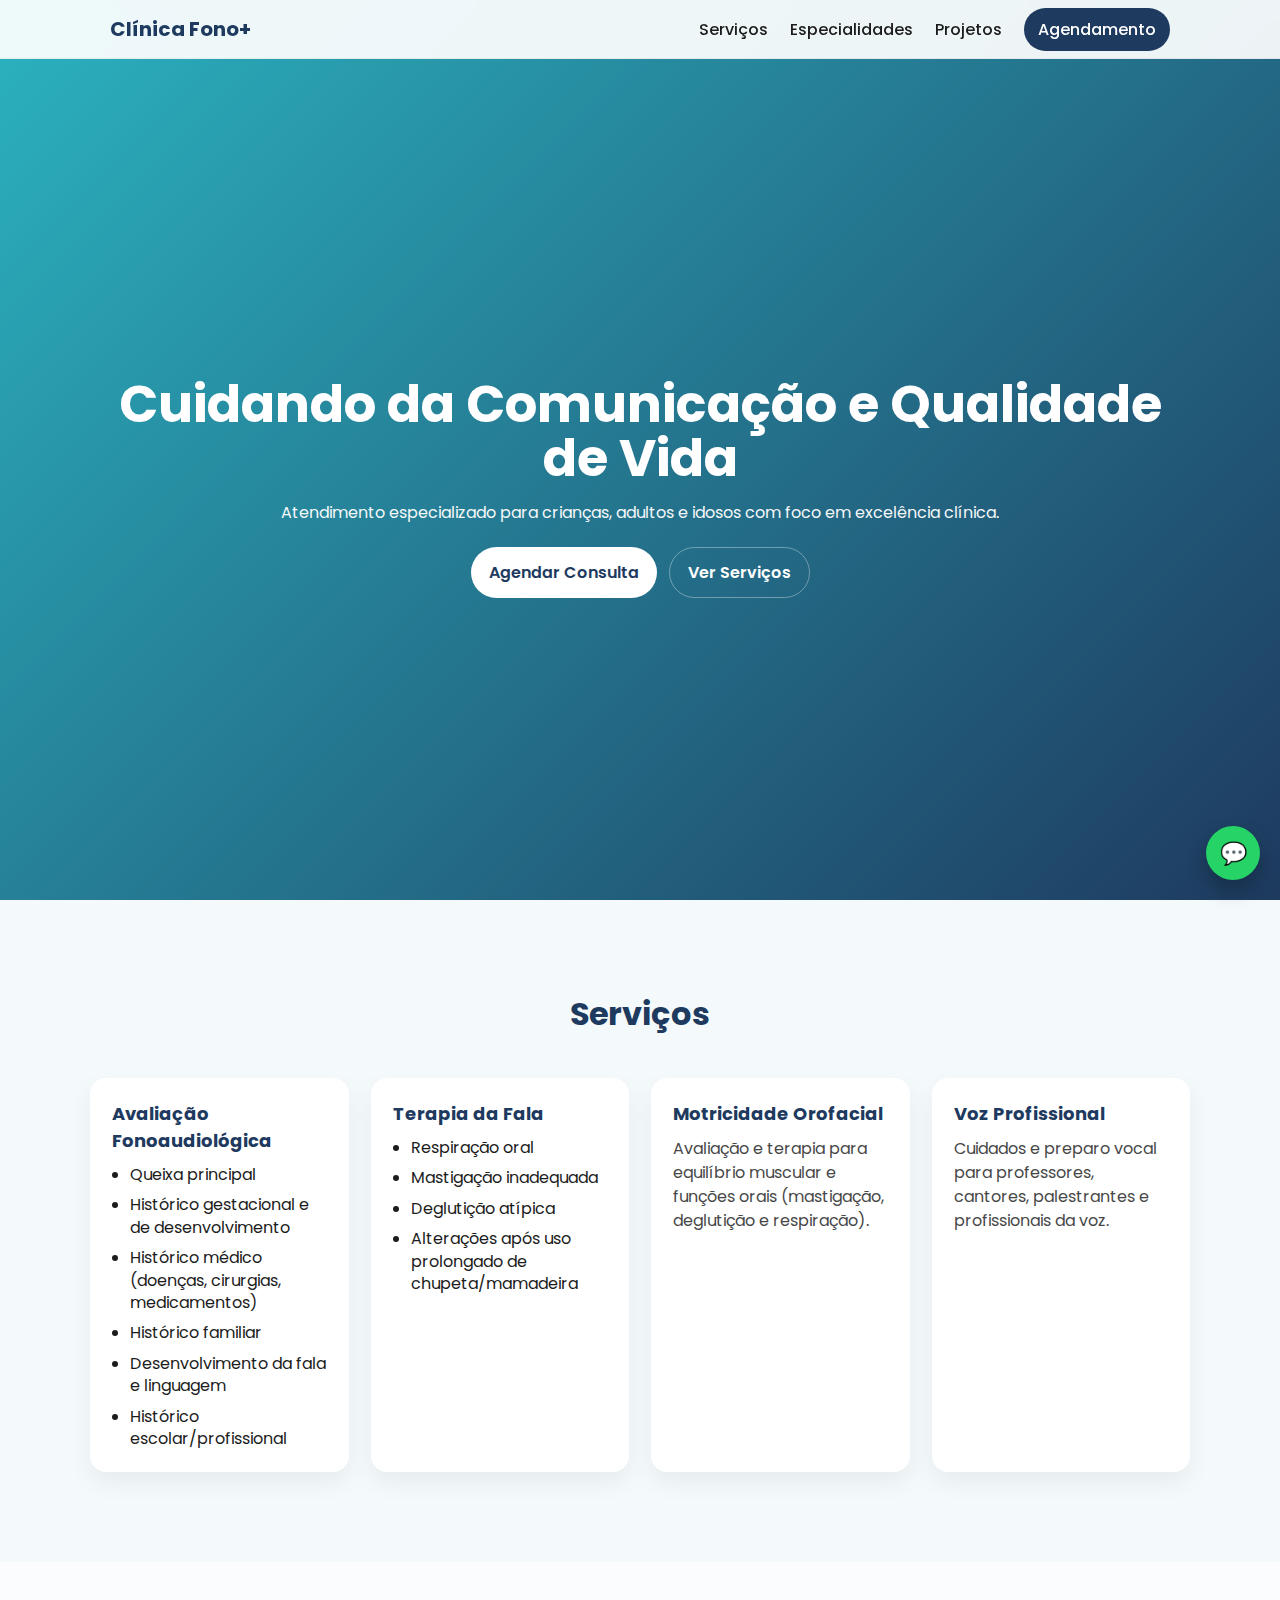
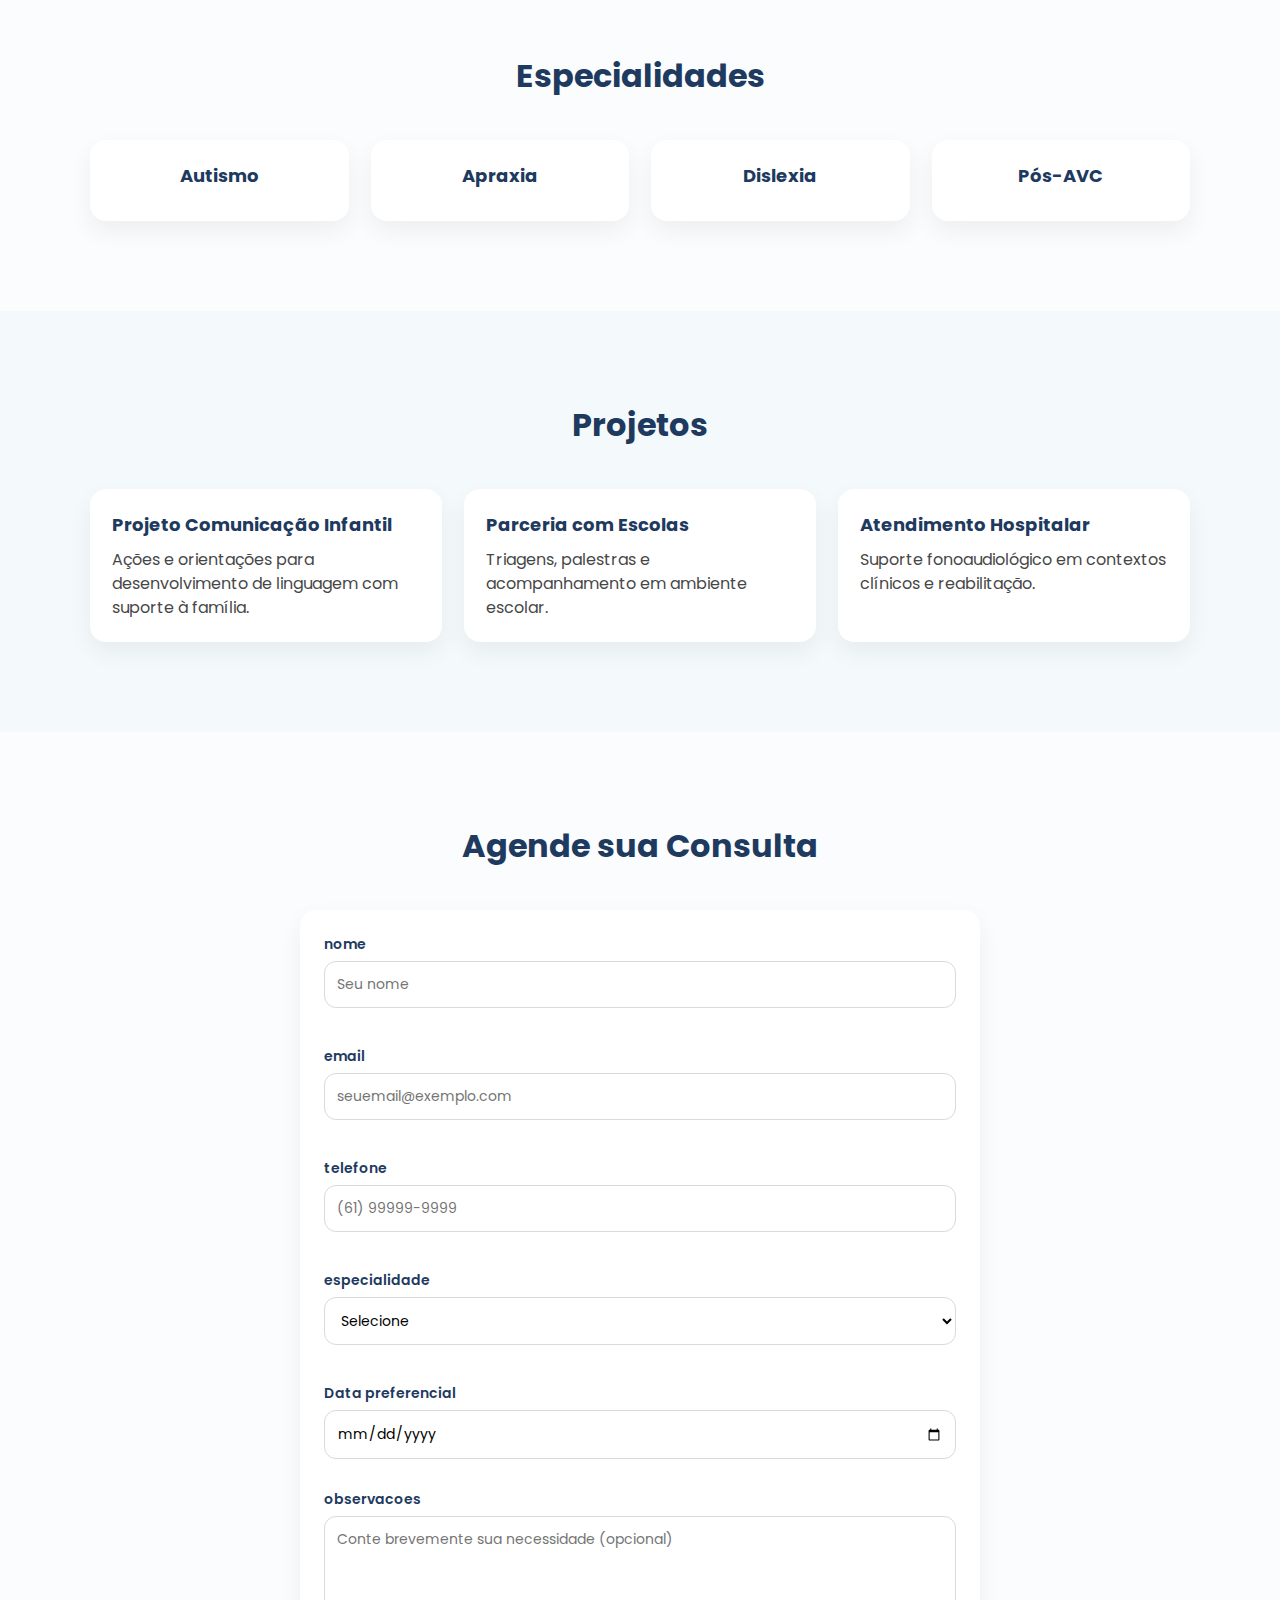
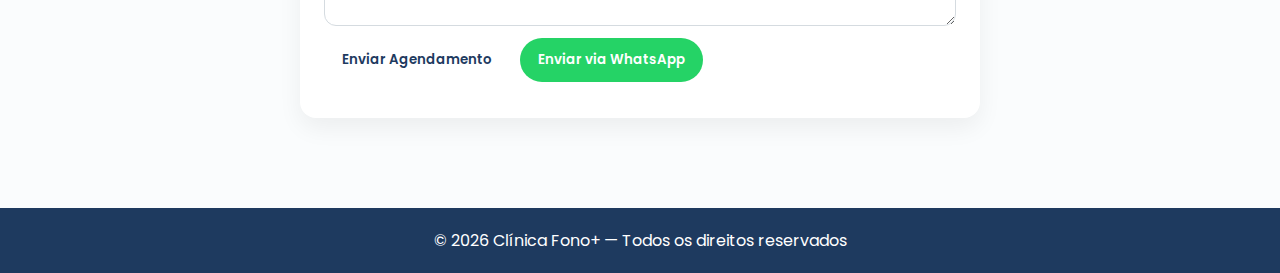
<file: index.html>
<!DOCTYPE html>
<html lang="pt-br">
<head>
  <meta charset="UTF-8" />
  <meta name="viewport" content="width=device-width, initial-scale=1.0" />
  <title>Clínica de Fonoaudiologia | Fono+</title>

  <link rel="preconnect" href="https://fonts.googleapis.com">
  <link rel="preconnect" href="https://fonts.gstatic.com" crossorigin>
  <link href="https://fonts.googleapis.com/css2?family=Poppins:wght@300;400;600;700&display=swap" rel="stylesheet">

  <link rel="stylesheet" href="styles.css" />
</head>

<body>
  <a class="skip-link" href="#conteudo">Pular para o conteúdo</a>

  <header class="site-header">
    <nav class="nav">
      <div class="nav__brand">
        <a class="logo" href="#topo" aria-label="Ir para o início">Clínica Fono+</a>
      </div>

      <button class="nav__toggle" id="navToggle" aria-label="Abrir menu" aria-expanded="false" aria-controls="navMenu">
        <span class="nav__toggle-line"></span>
        <span class="nav__toggle-line"></span>
        <span class="nav__toggle-line"></span>
      </button>

      <ul class="nav__menu" id="navMenu">
        <li><a class="nav__link" href="#servicos">Serviços</a></li>
        <li><a class="nav__link" href="#especialidades">Especialidades</a></li>
        <li><a class="nav__link" href="#projetos">Projetos</a></li>
        <li><a class="nav__link nav__link--cta" href="#agendamento">Agendamento</a></li>
      </ul>
    </nav>
  </header>

  <main id="conteudo">
    <section id="topo" class="hero">
      <div class="container hero__content">
        <h1>Cuidando da Comunicação e Qualidade de Vida</h1>
        <p>Atendimento especializado para crianças, adultos e idosos com foco em excelência clínica.</p>

        <div class="hero__actions">
          <a class="btn btn--primary" href="#agendamento" data-scroll>Agendar Consulta</a>
          <a class="btn btn--ghost" href="#servicos" data-scroll>Ver Serviços</a>
        </div>
      </div>
    </section>

    <section id="servicos" class="section">
      <div class="container">
        <h2 class="section-title">Serviços</h2>

        <div class="grid">
          <article class="card">
            <h3 class="card__title">Avaliação Fonoaudiológica</h3>
            <ul class="list">
              <li>Queixa principal</li>
              <li>Histórico gestacional e de desenvolvimento</li>
              <li>Histórico médico (doenças, cirurgias, medicamentos)</li>
              <li>Histórico familiar</li>
              <li>Desenvolvimento da fala e linguagem</li>
              <li>Histórico escolar/profissional</li>
            </ul>
          </article>

          <article class="card">
            <h3 class="card__title">Terapia da Fala</h3>
            <ul class="list">
              <li>Respiração oral</li>
              <li>Mastigação inadequada</li>
              <li>Deglutição atípica</li>
              <li>Alterações após uso prolongado de chupeta/mamadeira</li>
            </ul>
          </article>

          <article class="card">
            <h3 class="card__title">Motricidade Orofacial</h3>
            <p class="card__text">Avaliação e terapia para equilíbrio muscular e funções orais (mastigação, deglutição e respiração).</p>
          </article>

          <article class="card">
            <h3 class="card__title">Voz Profissional</h3>
            <p class="card__text">Cuidados e preparo vocal para professores, cantores, palestrantes e profissionais da voz.</p>
          </article>
        </div>
      </div>
    </section>

    <section id="especialidades" class="section section--alt">
      <div class="container">
        <h2 class="section-title">Especialidades</h2>

        <div class="grid">
          <article class="card card--mini"><h3 class="card__title">Autismo</h3></article>
          <article class="card card--mini"><h3 class="card__title">Apraxia</h3></article>
          <article class="card card--mini"><h3 class="card__title">Dislexia</h3></article>
          <article class="card card--mini"><h3 class="card__title">Pós-AVC</h3></article>
        </div>
      </div>
    </section>

    <section id="projetos" class="section">
      <div class="container">
        <h2 class="section-title">Projetos</h2>

        <div class="grid">
          <article class="card">
            <h3 class="card__title">Projeto Comunicação Infantil</h3>
            <p class="card__text">Ações e orientações para desenvolvimento de linguagem com suporte à família.</p>
          </article>

          <article class="card">
            <h3 class="card__title">Parceria com Escolas</h3>
            <p class="card__text">Triagens, palestras e acompanhamento em ambiente escolar.</p>
          </article>

          <article class="card">
            <h3 class="card__title">Atendimento Hospitalar</h3>
            <p class="card__text">Suporte fonoaudiológico em contextos clínicos e reabilitação.</p>
          </article>
        </div>
      </div>
    </section>

    <section id="agendamento" class="section section--alt">
      <div class="container">
        <h2 class="section-title">Agende sua Consulta</h2>

        <form id="formAgendamento" class="form" novalidate>
          <div class="form__row">
            <label for="nome">nome</label>
            <input type="text" id="nome" name="nome" placeholder="Seu nome" autocomplete="name" required minlength="3" />
            <small class="error" data-error-for="nome"></small>
          </div>

          <div class="form__row">
            <label for="email">email</label>
            <input type="email" id="email" name="email" placeholder="seuemail@exemplo.com" autocomplete="email" required />
            <small class="error" data-error-for="email"></small>
          </div>

          <div class="form__row">
            <label for="telefone">telefone</label>
            <input
              type="tel"
              id="telefone"
              name="telefone"
              placeholder="(61) 99999-9999"
              autocomplete="tel"
              inputmode="tel"
              required
            />
            <small class="error" data-error-for="telefone"></small>
          </div>

          <div class="form__row">
            <label for="especialidade">especialidade</label>
            <select id="especialidade" name="especialidade" required>
              <option value="">Selecione</option>
              <option value="Infantil">Infantil</option>
              <option value="Adulto">Adulto</option>
              <option value="Voz">Voz</option>
              <option value="Motricidade Orofacial">Motricidade Orofacial</option>
            </select>
            <small class="error" data-error-for="especialidade"></small>
          </div>
          <div class="form__row">
            <label for="data">Data preferencial</label>
            <input type="date" id="data" name="data" required />
            <small class="error" data-error-for="data"></small>

          <div class="form__row">
            <label for="observacoes">observacoes</label>
            <textarea id="observacoes" name="observacoes" placeholder="Conte brevemente sua necessidade (opcional)" rows="4"></textarea>
          </div>

          <div class="form__actions">
            <button type="submit" class="btn btn--primary">Enviar Agendamento</button>
            <button type="button" id="btnWhats" class="btn btn--whats" title="Enviar pelo WhatsApp">
              Enviar via WhatsApp
            </button>
          </div>

          <p class="form__hint" id="formHint" aria-live="polite"></p>
        </form>
      </div>
    </section>
  </main>

  <footer class="footer">
    <div class="container">
      <p>© 2026 Clínica Fono+ — Todos os direitos reservados</p>
    </div>
  </footer>

  
  <a class="whatsapp-float" id="whatsFloat" href="#" target="_blank" rel="noopener" aria-label="Abrir WhatsApp">
    💬
  </a>

  <script src="script.js"></script>
</body>
</html>
</file>
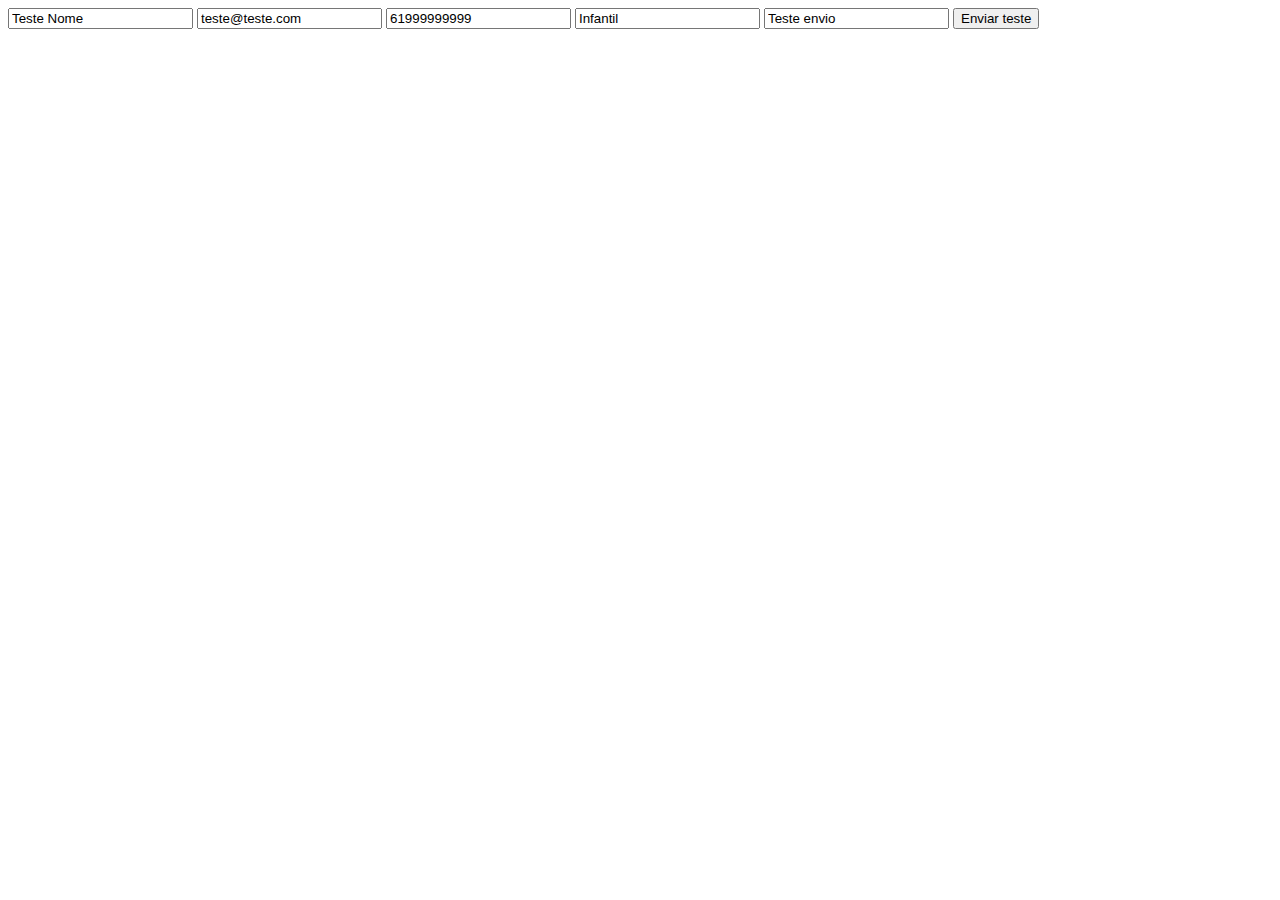
<file: Fono Web/Untitled-1.html>
<!doctype html>
<html lang="pt-br">
<body>
  <form method="POST" action="https://script.google.com/macros/s/AKfycby5KrK6NxkNfKU58fIFlRDVkJL_kdVDJwiTVIBoodPgwdfggGtwAQjTv4NKEDwPEcO9/exec" target="_blank">
    <input name="nome" value="Teste Nome">
    <input name="email" value="teste@teste.com">
    <input name="telefone" value="61999999999">
    <input name="especialidade" value="Infantil">
    <input name="observacoes" value="Teste envio">
    <button type="submit">Enviar teste</button>
  </form>
</body>
</html>
</file>
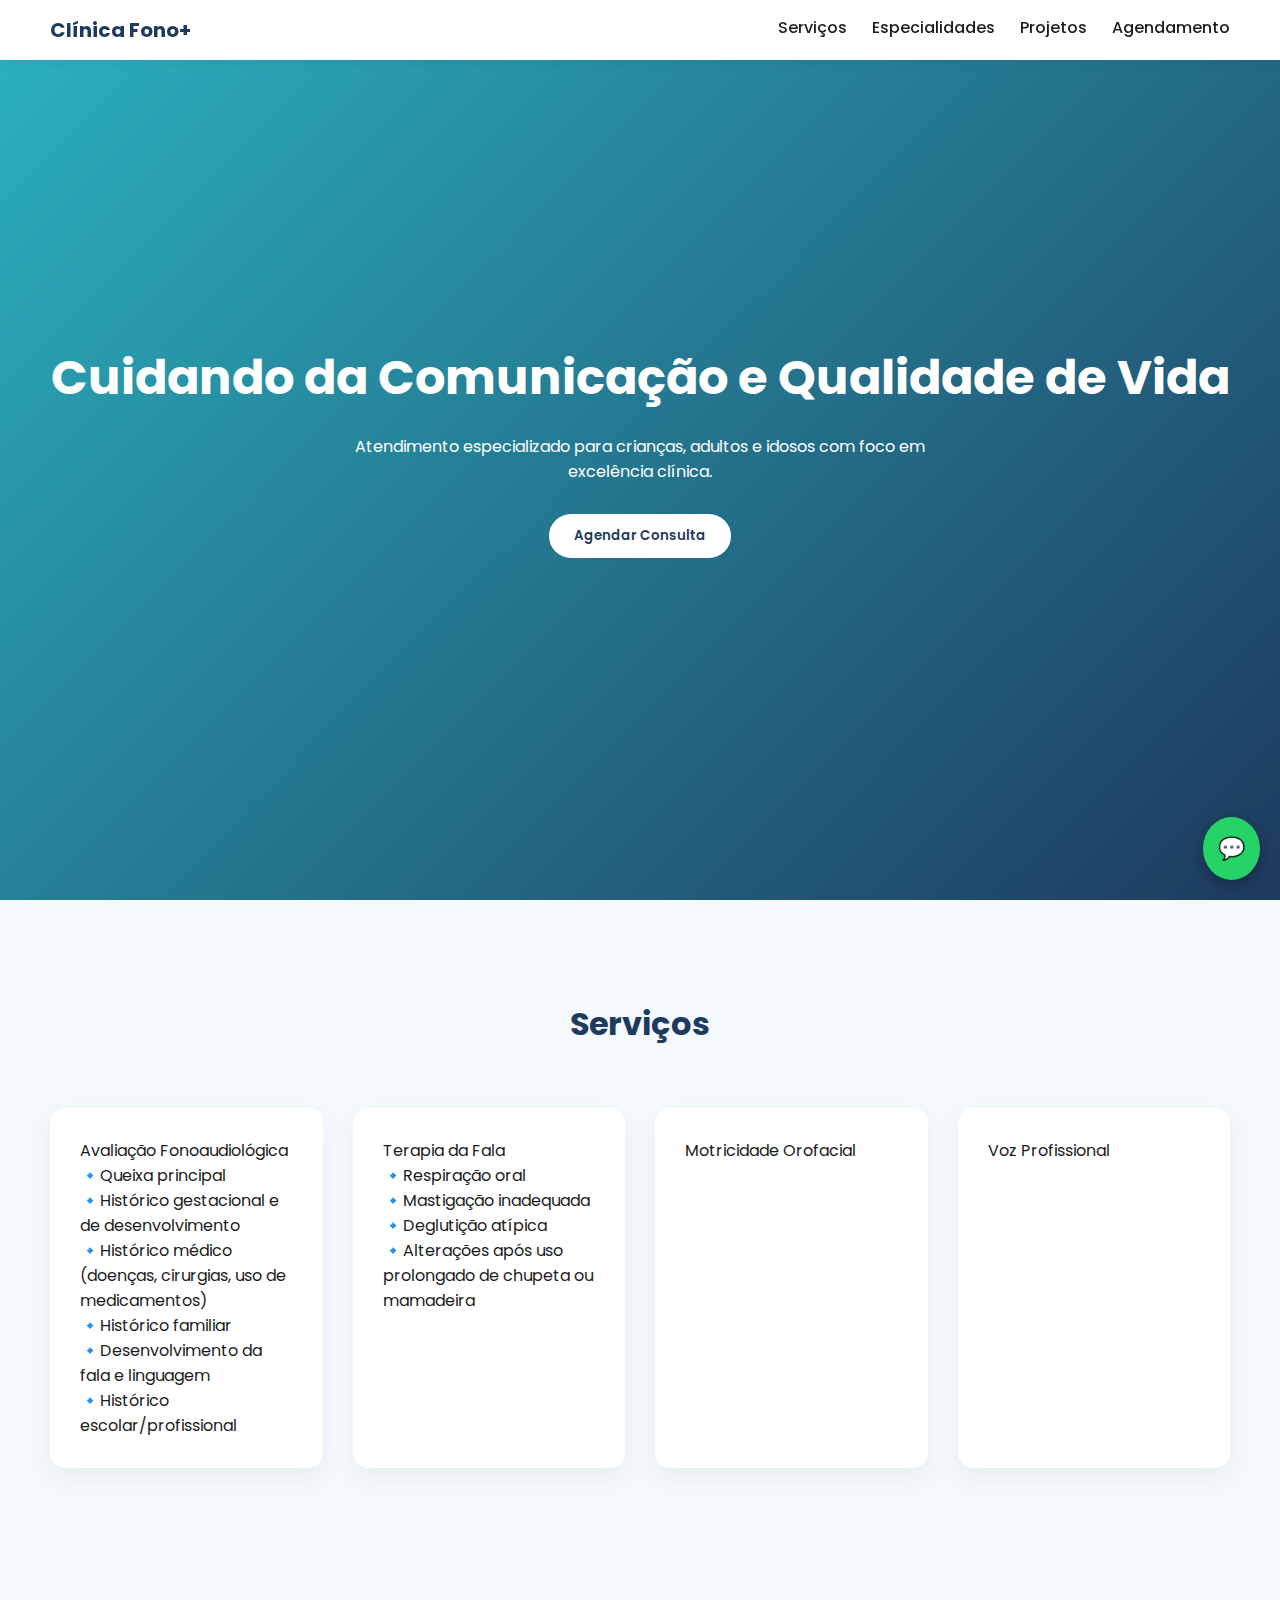
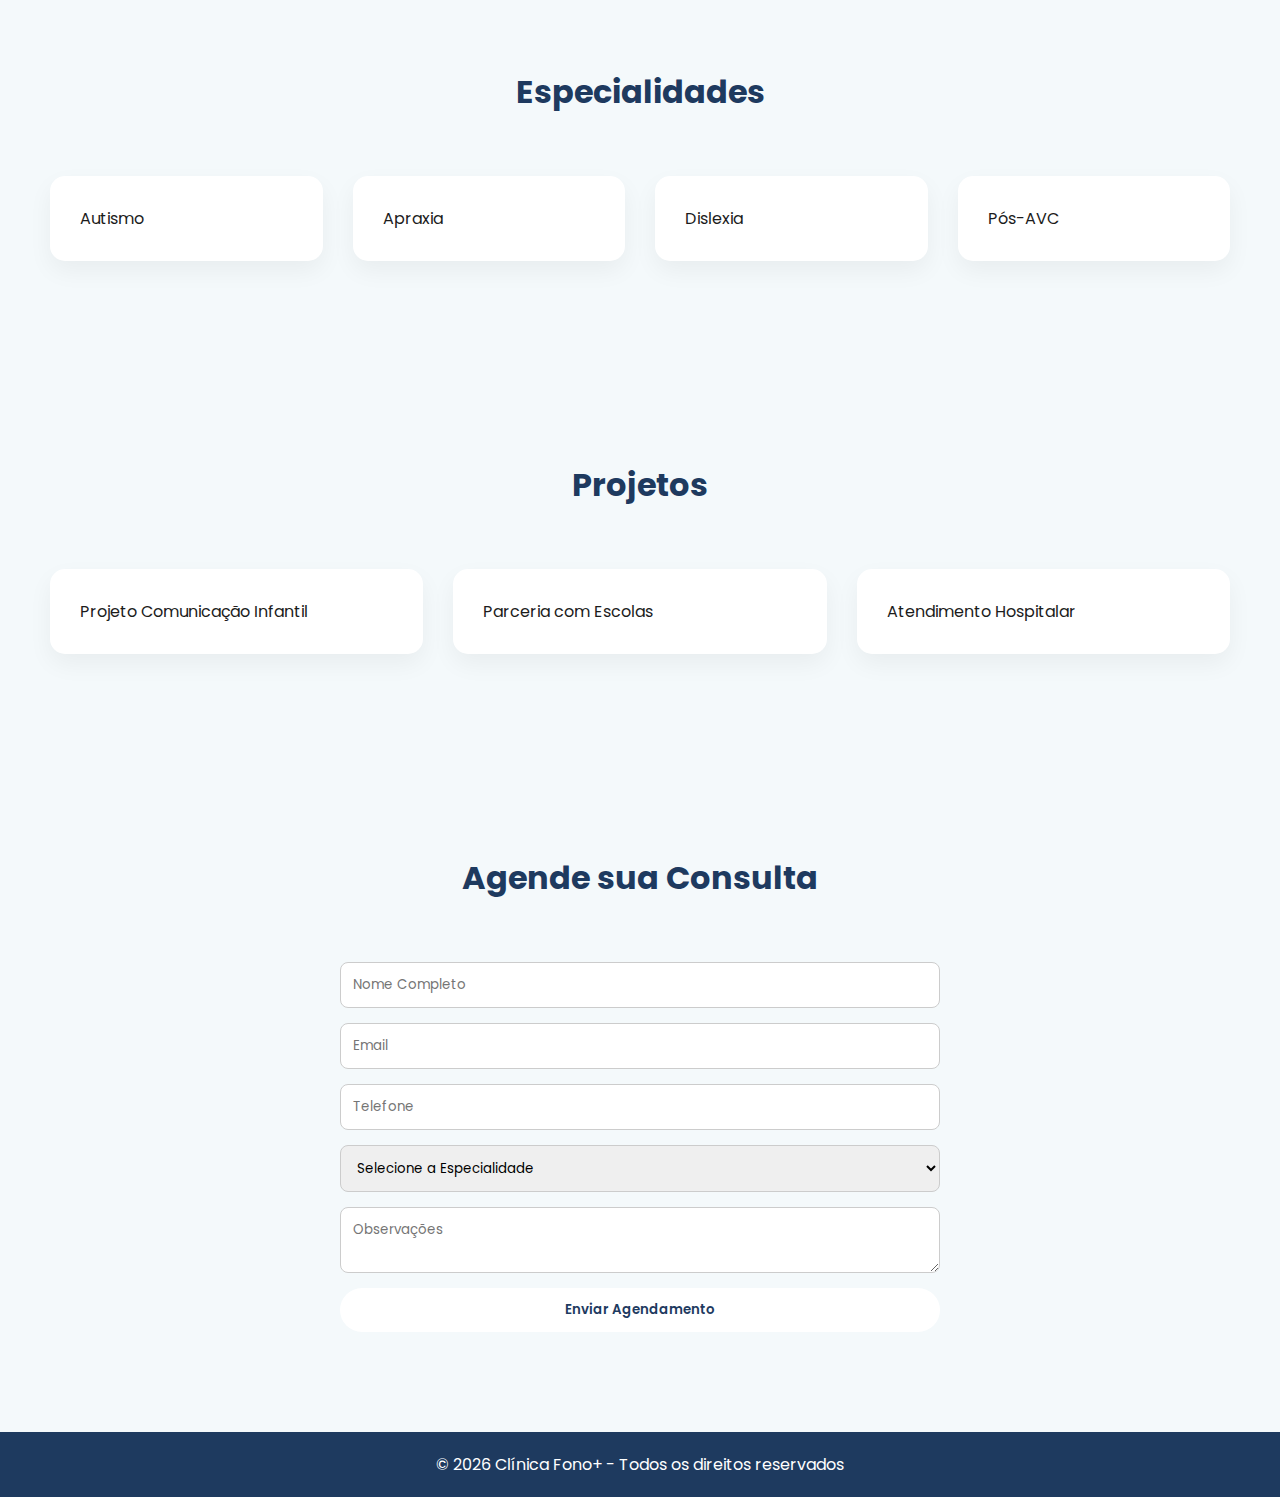
<file: Fonosite/sitefono.html>
<!DOCTYPE html>
<html lang="pt-br">
<head>
<meta charset="UTF-8">
<meta name="viewport" content="width=device-width, initial-scale=1.0">
<title>Clínica de Fonoaudiologia</title>
<link href="https://fonts.googleapis.com/css2?family=Poppins:wght@300;400;600;700&display=swap" rel="stylesheet">

<style>
:root {
    --primary: #2bb3c0;
    --secondary: #1e3a5f;
    --light: #f4f9fb;
    --dark: #1c1c1c;
}

* {
    margin: 0;
    padding: 0;
    box-sizing: border-box;
    font-family: 'Poppins', sans-serif;
    scroll-behavior: smooth;
}

body {
    background: var(--light);
    color: var(--dark);
}

/* NAVBAR */
nav {
    position: fixed;
    width: 100%;
    background: white;
    display: flex;
    justify-content: space-between;
    padding: 15px 50px;
    box-shadow: 0 2px 10px rgba(0,0,0,0.05);
    z-index: 999;
}

nav .logo {
    font-weight: 700;
    color: var(--secondary);
    font-size: 20px;
}

nav ul {
    display: flex;
    list-style: none;
    gap: 25px;
}

nav ul li a {
    text-decoration: none;
    color: var(--dark);
    font-weight: 500;
    transition: 0.3s;
}

nav ul li a:hover {
    color: var(--primary);
}

/* HERO */
.hero {
    height: 100vh;
    background: linear-gradient(135deg, var(--primary), var(--secondary));
    color: white;
    display: flex;
    justify-content: center;
    align-items: center;
    text-align: center;
    flex-direction: column;
    padding: 20px;
}

.hero h1 {
    font-size: 48px;
    margin-bottom: 20px;
    animation: fadeDown 1s ease;
}

.hero p {
    max-width: 600px;
    margin-bottom: 30px;
    animation: fadeUp 1s ease;
}

.btn {
    padding: 12px 25px;
    border-radius: 30px;
    border: none;
    cursor: pointer;
    font-weight: 600;
    transition: 0.3s;
}

.btn-primary {
    background: white;
    color: var(--secondary);
}

.btn-primary:hover {
    background: var(--light);
}

/* SECTIONS */
section {
    padding: 100px 50px;
}

.section-title {
    text-align: center;
    margin-bottom: 60px;
    font-size: 32px;
    color: var(--secondary);
}

.grid {
    display: grid;
    grid-template-columns: repeat(auto-fit, minmax(250px, 1fr));
    gap: 30px;
}

.card {
    background: white;
    padding: 30px;
    border-radius: 15px;
    box-shadow: 0 10px 25px rgba(0,0,0,0.05);
    transition: 0.3s;
}

.card:hover {
    transform: translateY(-5px);
}

/* FORM */
form {
    max-width: 600px;
    margin: auto;
    display: flex;
    flex-direction: column;
    gap: 15px;
}

input, textarea, select {
    padding: 12px;
    border-radius: 8px;
    border: 1px solid #ccc;
}

input:focus, textarea:focus {
    outline: none;
    border-color: var(--primary);
}

footer {
    background: var(--secondary);
    color: white;
    text-align: center;
    padding: 20px;
}

/* WhatsApp */
.whatsapp {
    position: fixed;
    bottom: 20px;
    right: 20px;
    background: #25d366;
    color: white;
    padding: 15px;
    border-radius: 50%;
    font-size: 22px;
    text-decoration: none;
    box-shadow: 0 5px 15px rgba(0,0,0,0.3);
}

/* Animations */
@keyframes fadeDown {
    from { opacity: 0; transform: translateY(-20px); }
    to { opacity: 1; transform: translateY(0); }
}
@keyframes fadeUp {
    from { opacity: 0; transform: translateY(20px); }
    to { opacity: 1; transform: translateY(0); }
}
</style>
</head>

<body>

<nav>
    <div class="logo">Clínica Fono+</div>
    <ul>
        <li><a href="#servicos">Serviços</a></li>
        <li><a href="#especialidades">Especialidades</a></li>
        <li><a href="#projetos">Projetos</a></li>
        <li><a href="#agendamento">Agendamento</a></li>
    </ul>
</nav>

<div class="hero">
    <h1>Cuidando da Comunicação e Qualidade de Vida</h1>
    <p>Atendimento especializado para crianças, adultos e idosos com foco em excelência clínica.</p>
    <button class="btn btn-primary" onclick="scrollToSection('agendamento')">Agendar Consulta</button>
</div>

<section id="servicos">
    <h2 class="section-title">Serviços</h2>
    <div class="grid">
        <div class="card">Avaliação Fonoaudiológica
            <br>

                🔹Queixa principal<br>

                🔹Histórico gestacional e de desenvolvimento<br>

                🔹Histórico médico (doenças, cirurgias, uso de medicamentos)<br>

                🔹Histórico familiar<br>

                🔹Desenvolvimento da fala e linguagem<br>

                🔹Histórico escolar/profissional<br></div>
        <div class="card">Terapia da Fala<br>
                🔹Respiração oral<br>

                🔹Mastigação inadequada<br>

                🔹Deglutição atípica<br>

                🔹Alterações após uso prolongado de chupeta ou mamadeira<br>
        </div>
        <div class="card">Motricidade Orofacial</div>
        <div class="card">Voz Profissional</div>
    </div>
</section>

<section id="especialidades">
    <h2 class="section-title">Especialidades</h2>
    <div class="grid">
        <div class="card">Autismo</div>
        <div class="card">Apraxia</div>
        <div class="card">Dislexia</div>
        <div class="card">Pós-AVC</div>
    </div>
</section>

<section id="projetos">
    <h2 class="section-title">Projetos</h2>
    <div class="grid">
        <div class="card">Projeto Comunicação Infantil</div>
        <div class="card">Parceria com Escolas</div>
        <div class="card">Atendimento Hospitalar</div>
    </div>
</section>

<section id="agendamento">
    <h2 class="section-title">Agende sua Consulta</h2>
    <form id="formAgendamento">
        <input type="text" id="nome" placeholder="Nome Completo" required>
        <input type="email" id="email" placeholder="Email" required>
        <input type="tel" id="telefone" placeholder="Telefone" required>
        <select required>
            <option value="">Selecione a Especialidade</option>
            <option>Infantil</option>
            <option>Adulto</option>
            <option>Voz</option>
        </select>
        <textarea placeholder="Observações"></textarea>
        <button type="submit" class="btn btn-primary">Enviar Agendamento</button>
    </form>
</section>

<footer>
    © 2026 Clínica Fono+ - Todos os direitos reservados
</footer>

<a class="whatsapp" href="https://wa.me/5511999999999" target="_blank">💬</a>

<script>
function scrollToSection(id) {
    document.getElementById(id).scrollIntoView({ behavior: 'smooth' });
}

document.getElementById("formAgendamento").addEventListener("submit", function(e){
    e.preventDefault();
    const nome = document.getElementById("nome").value;
    const telefone = document.getElementById("telefone").value;
    
    if(nome.length < 3){
        alert("Nome inválido!");
        return;
    }

    alert("Agendamento enviado com sucesso! Entraremos em contato.");
});
</script>

</body>
</html>
</file>
<file: styles.css>
:root{
  --primary:#2bb3c0;
  --secondary:#1e3a5f;
  --light:#f4f9fb;
  --dark:#1c1c1c;
  --white:#ffffff;

  --shadow:0 10px 25px rgba(0,0,0,0.06);
  --radius:16px;
  --container:1100px;
}

*{ margin:0; padding:0; box-sizing:border-box; font-family:"Poppins", sans-serif; }
html{ scroll-behavior:smooth; }
body{ background:var(--light); color:var(--dark); }

.container{
  width:min(var(--container), calc(100% - 40px));
  margin-inline:auto;
}

.skip-link{
  position:absolute;
  top:-60px;
  left:20px;
  background:var(--white);
  color:var(--dark);
  padding:10px 14px;
  border-radius:10px;
  box-shadow:var(--shadow);
  text-decoration:none;
}
.skip-link:focus{ top:15px; z-index:2000; }

.site-header{
  position:fixed;
  top:0; left:0; right:0;
  z-index:999;
  background:rgba(255,255,255,0.92);
  backdrop-filter: blur(10px);
  border-bottom:1px solid rgba(0,0,0,0.05);
}

.nav{
  display:flex;
  align-items:center;
  justify-content:space-between;
  padding:14px 20px;
  width:min(var(--container), calc(100% - 40px));
  margin-inline:auto;
}

.logo{
  font-weight:700;
  color:var(--secondary);
  font-size:20px;
  text-decoration:none;
}

.nav__menu{
  display:flex;
  list-style:none;
  gap:22px;
  align-items:center;
}

.nav__link{
  text-decoration:none;
  color:var(--dark);
  font-weight:500;
  transition:0.2s;
}

.nav__link:hover{ color:var(--primary); }

.nav__link--cta{
  padding:10px 14px;
  border-radius:999px;
  background:var(--secondary);
  color:var(--white);
}
.nav__link--cta:hover{ filter:brightness(1.05); color:var(--white); }

.nav__toggle{
  display:none;
  border:none;
  background:transparent;
  cursor:pointer;
  padding:8px;
}
.nav__toggle-line{
  display:block;
  width:26px;
  height:2px;
  background:var(--secondary);
  margin:5px 0;
  border-radius:2px;
}

.hero{
  min-height:100vh;
  display:flex;
  align-items:center;
  background: linear-gradient(135deg, var(--primary), var(--secondary));
  color:var(--white);
  padding-top:76px; 
}

.hero__content{
  text-align:center;
  padding:40px 0;
}

.hero h1{
  font-size: clamp(34px, 4vw, 54px);
  line-height:1.05;
  margin-bottom:14px;
}

.hero p{
  max-width:720px;
  margin:0 auto 22px;
  opacity:0.95;
}

.hero__actions{
  display:flex;
  gap:12px;
  justify-content:center;
  flex-wrap:wrap;
}

.btn{
  border:none;
  cursor:pointer;
  font-weight:600;
  padding:12px 18px;
  border-radius:999px;
  transition:0.2s;
  text-decoration:none;
  display:inline-flex;
  align-items:center;
  justify-content:center;
  gap:8px;
}

.btn--primary{
  background:var(--white);
  color:var(--secondary);
}
.btn--primary:hover{ background:#eaf6f7; }

.btn--ghost{
  background:transparent;
  color:var(--white);
  border:1px solid rgba(255,255,255,0.35);
}
.btn--ghost:hover{ background:rgba(255,255,255,0.12); }

.btn--whats{
  background:#25d366;
  color:var(--white);
}
.btn--whats:hover{ filter:brightness(0.95); }

.section{
  padding:90px 0;
}

.section--alt{
  background:rgba(255,255,255,0.55);
}

.section-title{
  text-align:center;
  margin-bottom:40px;
  font-size: clamp(24px, 2.5vw, 34px);
  color:var(--secondary);
}

.grid{
  display:grid;
  grid-template-columns: repeat(auto-fit, minmax(240px, 1fr));
  gap:22px;
}

.card{
  background:var(--white);
  padding:22px;
  border-radius:var(--radius);
  box-shadow:var(--shadow);
  transition: transform 0.2s;
}

.card:hover{ transform: translateY(-4px); }

.card__title{
  font-size:18px;
  margin-bottom:10px;
  color:var(--secondary);
}

.card__text{
  color:#333;
  opacity:0.9;
  line-height:1.5;
}

.card--mini{
  text-align:center;
}

.list{
  padding-left:18px;
  display:flex;
  flex-direction:column;
  gap:8px;
}
.list li{ line-height:1.4; }

.form{
  max-width:680px;
  margin:0 auto;
  display:flex;
  flex-direction:column;
  gap:14px;
  background:var(--white);
  padding:24px;
  border-radius:var(--radius);
  box-shadow:var(--shadow);
}

.form__row{
  display:flex;
  flex-direction:column;
  gap:6px;
}

label{
  font-weight:600;
  color:var(--secondary);
  font-size:14px;
}

input, textarea, select{
  padding:12px;
  border-radius:12px;
  border:1px solid #d5dbe0;
  outline:none;
  font-size:14px;
  background:#fff;
}

input:focus, textarea:focus, select:focus{
  border-color: var(--primary);
  box-shadow:0 0 0 4px rgba(43,179,192,0.12);
}

.error{
  color:#b00020;
  min-height:18px;
  font-size:12px;
}

.form__actions{
  display:flex;
  gap:10px;
  flex-wrap:wrap;
  margin-top:6px;
}

.form__hint{
  margin-top:6px;
  font-size:13px;
  color:#2b6b73;
}

.footer{
  background:var(--secondary);
  color:var(--white);
  padding:20px 0;
  text-align:center;
}

.whatsapp-float{
  position:fixed;
  right:20px;
  bottom:20px;
  width:54px;
  height:54px;
  border-radius:50%;
  background:#25d366;
  color:var(--white);
  display:flex;
  align-items:center;
  justify-content:center;
  text-decoration:none;
  font-size:22px;
  box-shadow:0 10px 20px rgba(0,0,0,0.25);
  z-index:999;
}

@media (max-width: 860px){
  .nav__toggle{ display:block; }

  .nav__menu{
    position:absolute;
    top:62px;
    right:20px;
    left:20px;
    background:var(--white);
    border-radius:16px;
    box-shadow:var(--shadow);
    padding:14px;
    flex-direction:column;
    align-items:stretch;
    gap:10px;
    display:none;
  }

  .nav__menu.is-open{ display:flex; }

  .nav__link{
    padding:10px 12px;
    border-radius:12px;
  }
  .nav__link:hover{ background:rgba(43,179,192,0.08); }
  .nav__link--cta{ text-align:center; }
}
</file>
